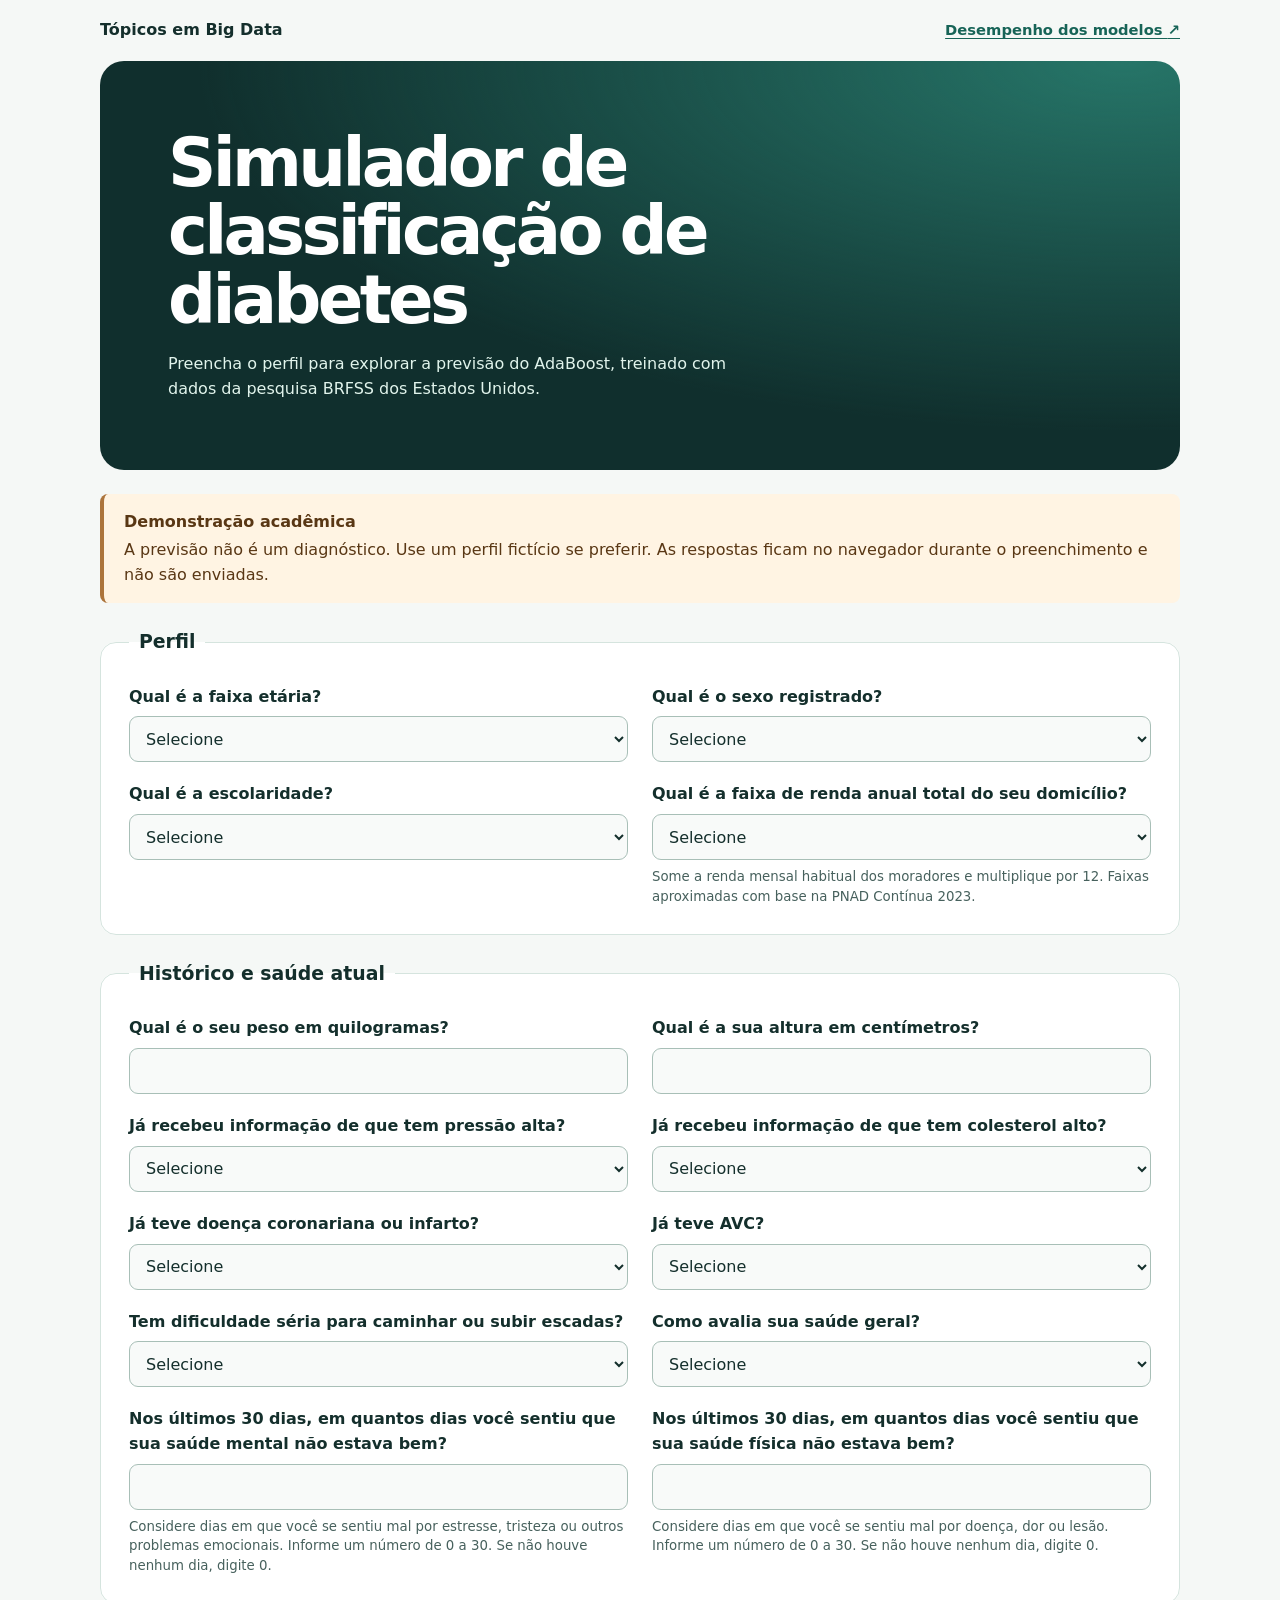
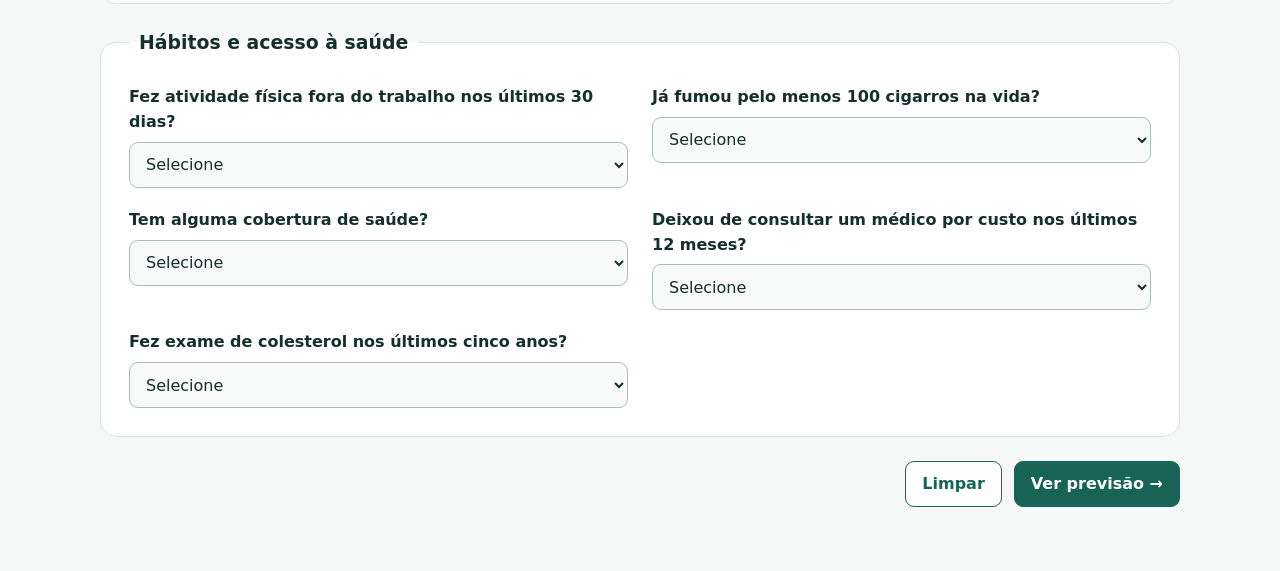
<file: simulador/index.html>
<!doctype html>
<html lang="pt-BR">
<head>
<meta charset="utf-8">
<meta name="viewport" content="width=device-width, initial-scale=1">
<title>Simulador acadêmico de diabetes</title>
<link rel="stylesheet" href="estilo.css">
<script defer src="modelo.js"></script>
<script defer src="modelos_comparacao.js"></script>
<script defer src="predicao.js"></script>
<script defer src="formulario.js"></script>
</head>
<body>
<nav class="barra" aria-label="Projeto"><span>Tópicos em Big Data</span><a href="../desempenho_modelos.html">Desempenho dos modelos <span aria-hidden="true">↗</span></a></nav>
<main>
<header class="hero"><h1>Simulador de classificação de diabetes</h1><p>Preencha o perfil para explorar a previsão do AdaBoost, treinado com dados da pesquisa BRFSS dos Estados Unidos.</p></header>
<aside class="aviso"><strong>Demonstração acadêmica</strong><p>A previsão não é um diagnóstico. Use um perfil fictício se preferir. As respostas ficam no navegador durante o preenchimento e não são enviadas.</p></aside>
<form id="perfil" autocomplete="off">
<div id="perguntas"></div>
<div class="acoes"><button type="reset">Limpar</button><button type="submit">Ver previsão <span aria-hidden="true">→</span></button></div>
</form>
<section id="resultado" aria-live="polite" tabindex="-1" hidden>
<div class="resultado-topo">
<p>Classe prevista pelo AdaBoost</p>
<button type="button" id="comparar" aria-controls="comparacao" aria-expanded="false">Ver outros modelos</button>
</div>
<h2 id="classe"></h2>
<p>No teste do projeto, o modelo identificou 147 dos 1.341 registros com pré-diabetes. A previsão individual pode estar incorreta.</p>
<div id="comparacao" hidden>
<h3>Previsões com as mesmas respostas</h3>
<dl class="previsoes">
<div><dt>Decision Tree</dt><dd id="classe-arvore"></dd></div>
<div><dt>Random Forest</dt><dd id="classe-floresta"></dd></div>
</dl>
</div>
</section>
</main></body></html>
</file>
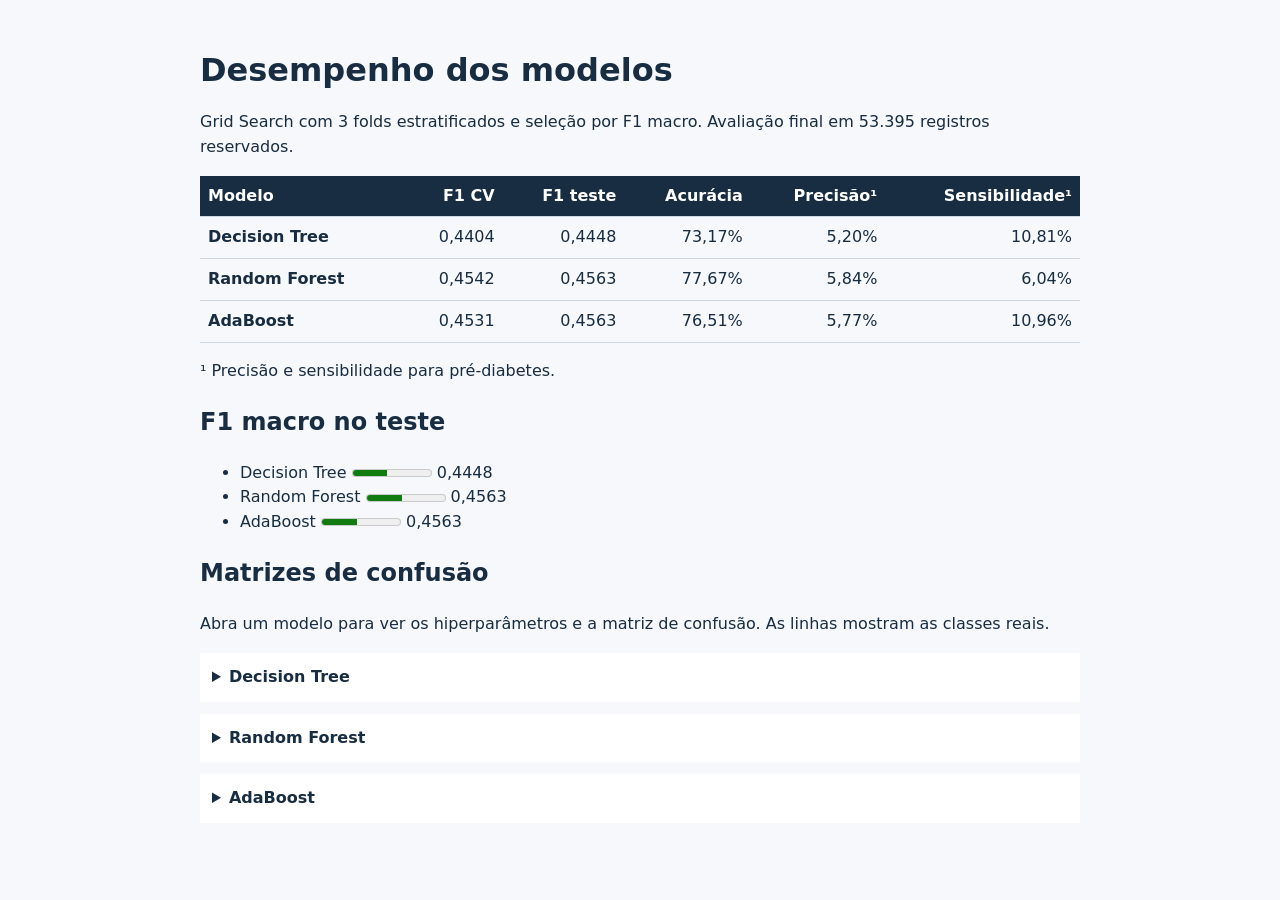
<file: desempenho_modelos.html>
<!doctype html><html lang="pt-BR"><meta charset="utf-8"><meta name="viewport" content="width=device-width, initial-scale=1"><title>Desempenho dos modelos</title>
<style>body{font:1rem/1.55 system-ui,sans-serif;color:#182c42;background:#f6f8fb;margin:0}main{max-width:880px;margin:auto;padding:32px 16px}h1{line-height:1.1}table{border-collapse:collapse;width:100%;font-variant-numeric:tabular-nums}th,td{padding:8px;text-align:right;border-bottom:1px solid #cbd7e1}th:first-child{text-align:left}thead{background:#182c42;color:white}details{margin-block:12px;background:white;padding:12px}summary{font-weight:650;cursor:pointer}.scroll{overflow-x:auto}code{overflow-wrap:anywhere}</style>
<main><h1>Desempenho dos modelos</h1><p>Grid Search com 3 folds estratificados e seleção por F1 macro. Avaliação final em 53.395 registros reservados.</p><div class="scroll"><table><thead><tr><th scope="col">Modelo</th><th scope="col">F1 CV</th><th scope="col">F1 teste</th><th scope="col">Acurácia</th><th scope="col">Precisão¹</th><th scope="col">Sensibilidade¹</th></tr></thead><tbody><tr><th scope="row">Decision Tree</th><td>0,4404</td><td>0,4448</td><td>73,17%</td><td>5,20%</td><td>10,81%</td></tr><tr><th scope="row">Random Forest</th><td>0,4542</td><td>0,4563</td><td>77,67%</td><td>5,84%</td><td>6,04%</td></tr><tr><th scope="row">AdaBoost</th><td>0,4531</td><td>0,4563</td><td>76,51%</td><td>5,77%</td><td>10,96%</td></tr></tbody></table></div><p>¹ Precisão e sensibilidade para pré-diabetes.</p><h2>F1 macro no teste</h2><ul><li>Decision Tree <meter min="0" max="1" value="0.4448124454253397" aria-label="F1 macro de Decision Tree"></meter> 0,4448</li><li>Random Forest <meter min="0" max="1" value="0.4562730659698398" aria-label="F1 macro de Random Forest"></meter> 0,4563</li><li>AdaBoost <meter min="0" max="1" value="0.4562736816614806" aria-label="F1 macro de AdaBoost"></meter> 0,4563</li></ul><h2>Matrizes de confusão</h2><p>Abra um modelo para ver os hiperparâmetros e a matriz de confusão. As linhas mostram as classes reais.</p><details><summary>Decision Tree</summary><p><code>criterion=entropy, max_depth=6, min_samples_leaf=10</code></p><table><thead><tr><th scope="col">Classe real / prevista</th><th scope="col">Sem diabetes</th><th scope="col">Pré-diabetes</th><th scope="col">Diabetes</th></tr></thead><tbody><tr><th scope="row">Sem diabetes</th><td>34.647</td><td>1.993</td><td>7.240</td></tr><tr><th scope="row">Pré-diabetes</th><td>717</td><td>145</td><td>479</td></tr><tr><th scope="row">Diabetes</th><td>3.246</td><td>650</td><td>4.278</td></tr></tbody></table></details><details><summary>Random Forest</summary><p><code>max_depth=18, min_samples_leaf=30, n_estimators=100</code></p><table><thead><tr><th scope="col">Classe real / prevista</th><th scope="col">Sem diabetes</th><th scope="col">Pré-diabetes</th><th scope="col">Diabetes</th></tr></thead><tbody><tr><th scope="row">Sem diabetes</th><td>37.410</td><td>899</td><td>5.571</td></tr><tr><th scope="row">Pré-diabetes</th><td>841</td><td>81</td><td>419</td></tr><tr><th scope="row">Diabetes</th><td>3.787</td><td>408</td><td>3.979</td></tr></tbody></table></details><details><summary>AdaBoost</summary><p><code>learning_rate=1.0, n_estimators=150</code></p><table><thead><tr><th scope="col">Classe real / prevista</th><th scope="col">Sem diabetes</th><th scope="col">Pré-diabetes</th><th scope="col">Diabetes</th></tr></thead><tbody><tr><th scope="row">Sem diabetes</th><td>36.955</td><td>1.677</td><td>5.248</td></tr><tr><th scope="row">Pré-diabetes</th><td>809</td><td>147</td><td>385</td></tr><tr><th scope="row">Diabetes</th><td>3.702</td><td>722</td><td>3.750</td></tr></tbody></table></details></main></html>
</file>
<file: simulador/estilo.css>
:root {
  color-scheme: light;
  --ink: #142f2c;
  --muted: #47615d;
  --accent: #176457;
  --line: #d5e4de;
}
* { box-sizing: border-box; }
body { margin: 0; background: #f5f8f6; color: var(--ink); font: 16px/1.55 "DM Sans", system-ui, sans-serif; }
p { margin: 0; }
a { color: var(--accent); text-underline-offset: .22em; }
.barra, main { width: min(100% - 32px, 1080px); margin-inline: auto; }
.barra { display: flex; flex-wrap: wrap; justify-content: space-between; gap: 8px 24px; align-items: center; padding-block: 18px; font-weight: 650; }
.barra a { font-size: .92rem; }
main { padding-bottom: 64px; }
.hero {
  padding: clamp(28px, 6vw, 68px);
  border-radius: 24px;
  color: #fff;
  background: radial-gradient(ellipse at 95% 0%, #267568, transparent 64%), #102f2d;
}
.hero h1 { max-width: 16ch; margin: 0 0 18px; font: 700 clamp(2.2rem, 6vw, 4.2rem)/1.02 "Manrope", system-ui, sans-serif; letter-spacing: -.055em; }
.hero p { max-width: 58ch; color: #e1f4ec; }
.aviso { margin-block: 24px; padding: 16px 20px; border-left: 4px solid #ac743b; border-radius: 8px; background: #fff4e3; color: #593714; }
.aviso p { margin-top: 3px; }
fieldset { min-width: 0; margin: 0 0 24px; border: 1px solid var(--line); border-radius: 16px; padding: clamp(16px, 3vw, 28px); background: #fff; }
legend { padding: 0 10px; font-size: 1.18rem; font-weight: 750; }
.grid { display: grid; grid-template-columns: repeat(2, minmax(0, 1fr)); gap: 20px 24px; }
label { display: flex; flex-direction: column; align-items: stretch; gap: 7px; min-width: 0; font-weight: 630; }
label small { font-weight: 400; color: var(--muted); line-height: 1.45; }
select, input { width: 100%; min-height: 46px; border: 1px solid #a8bfb7; border-radius: 9px; padding: 9px 12px; background: #f8faf9; color: inherit; font: inherit; font-weight: 400; }
.acoes { display: flex; justify-content: flex-end; gap: 12px; flex-wrap: wrap; }
button { min-height: 46px; padding: 9px 16px; border: 1px solid var(--accent); border-radius: 9px; background: var(--accent); color: #fff; font: inherit; font-weight: 700; cursor: pointer; }
button:hover { background: #0e4c43; }
button[type=reset], #comparar { background: #fff; color: var(--accent); }
button[type=reset]:hover, #comparar:hover { background: #eaf5ef; }
:focus-visible { outline: 3px solid #9a5619; outline-offset: 3px; }
#resultado { margin-top: 26px; padding: clamp(18px, 4vw, 32px); border: 1px solid #a9cfc0; border-radius: 18px; background: #e6f4ee; }
.resultado-topo { display: flex; flex-wrap: wrap; justify-content: space-between; align-items: center; gap: 10px; font-weight: 650; }
#resultado h2 { margin: 10px 0; font-size: clamp(1.8rem, 5vw, 2.8rem); line-height: 1.1; }
#resultado h3 { margin: 0 0 12px; }
#comparacao { margin-top: 20px; padding-top: 16px; border-top: 1px solid #abcabc; }
.previsoes { display: grid; grid-template-columns: repeat(auto-fit, minmax(min(100%, 210px), 1fr)); gap: 12px; margin: 0; }
.previsoes div { padding: 12px 16px; border: 1px solid var(--line); border-radius: 10px; background: #fff; }
.previsoes dt { color: var(--muted); font-size: .95rem; }
.previsoes dd { margin: 2px 0 0; font-weight: 750; }
@media (max-width: 640px) {
  .grid { grid-template-columns: 1fr; }
  .resultado-topo p { flex-basis: 100%; }
  .resultado-topo button { margin-left: auto; }
}
</file>
